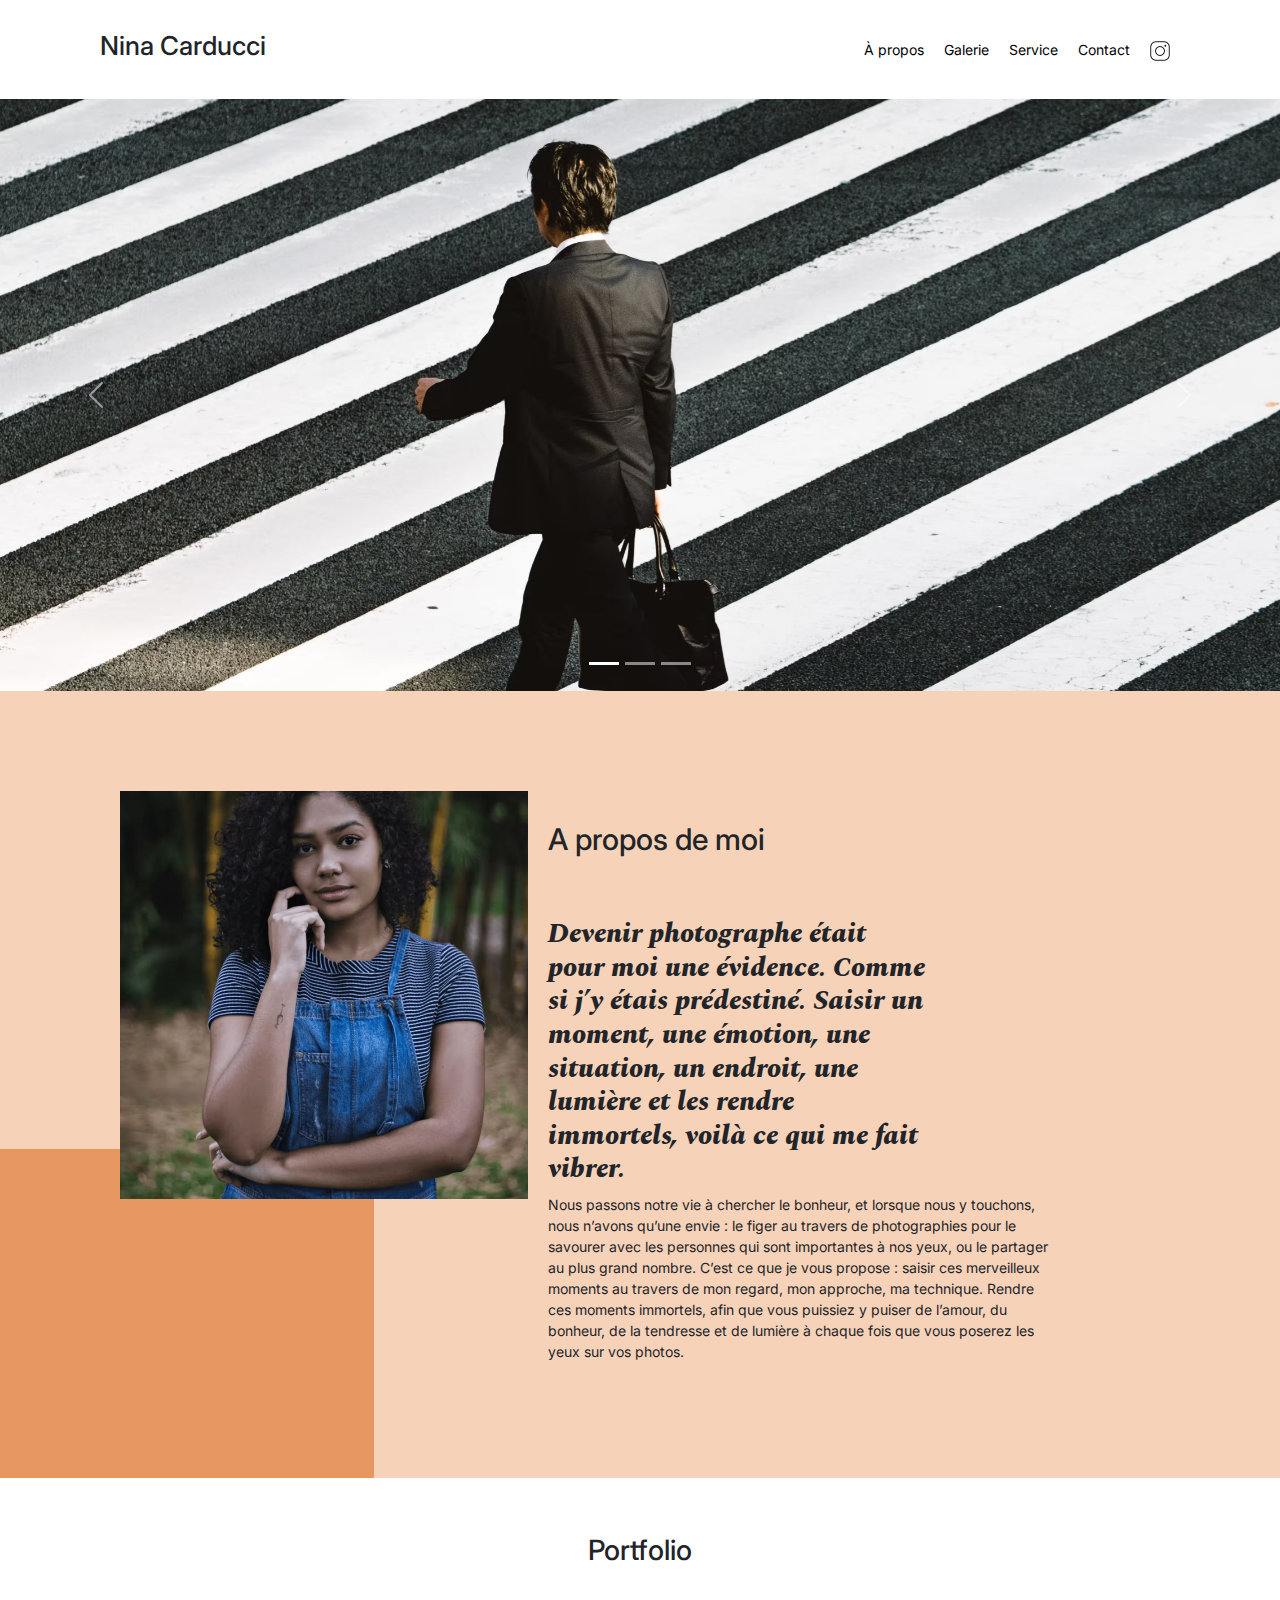
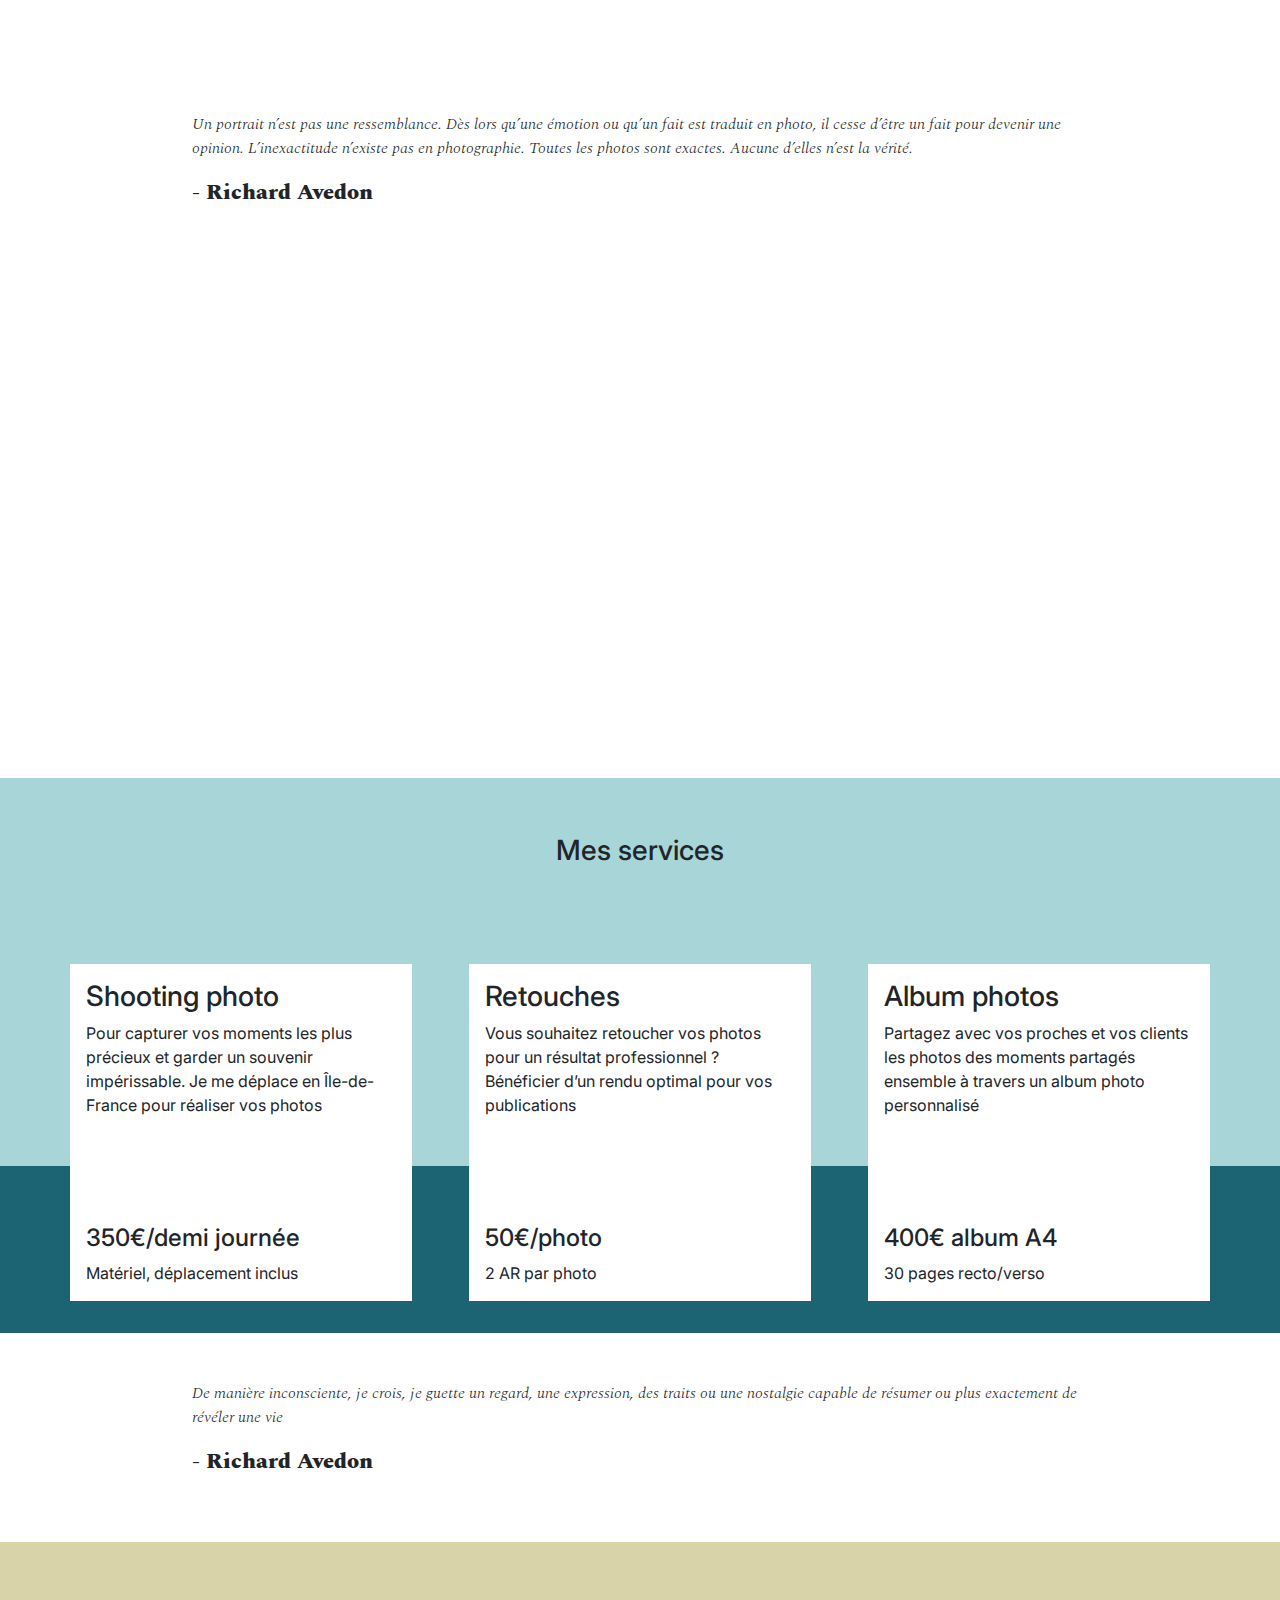
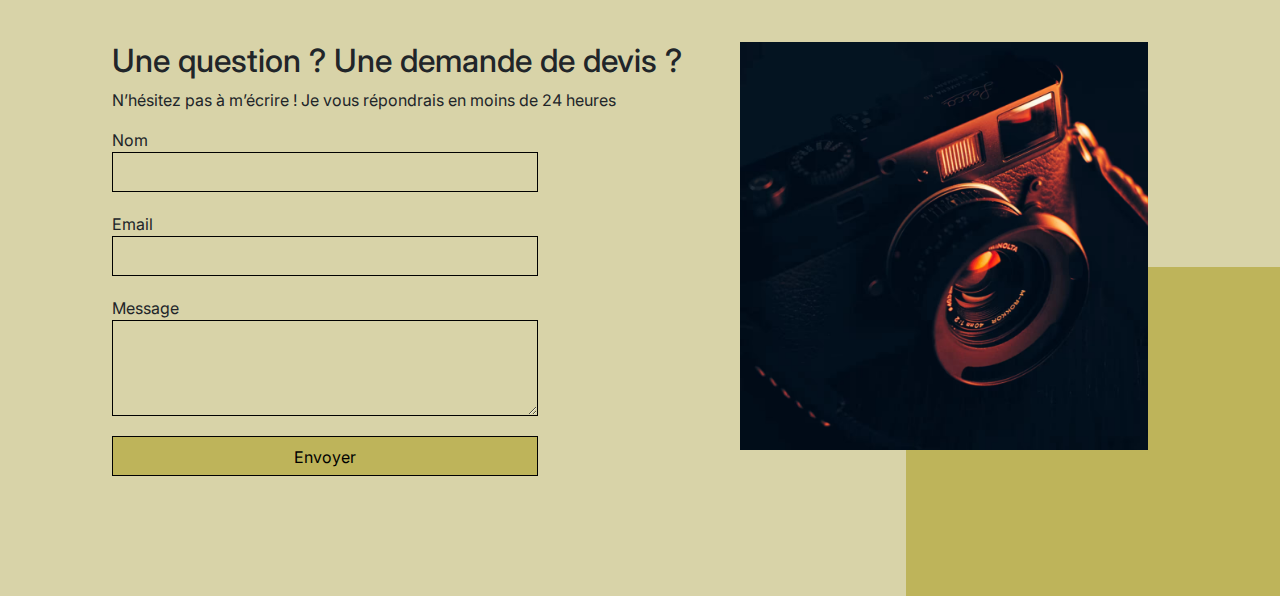
<file: index.html>
<!DOCTYPE html>
<html lang="fr">
<head>

	<!-- Title -->
	<title>Nina Carducci</title>

	<!-- Meta -->
	<meta name="description" content="Portfolio de Nina Carducci, photographe qui propose ses services">
	<meta name="viewport" content="width=device-width, initial-scale=1.0">
	<meta charset="UTF-8">

<!-- Balises OpenGraph pour Facebook -->
    <meta property="og:title" content="Portfolio de Nina Carducci" />
    <meta property="og:description" content="Le portfolio de Nina Carducci montre les projets de cette photographe avec possibilité de prise de contact pour des photos." />
    <meta property="og:image" content="https://leogamelin.github.io/nina-carducci.portfolio/" />
    <meta property="og:url" content="https://leogamelin.github.io/nina-carducci.portfolio/" />

<!-- Balises Twitter Cards -->
    <meta name="twitter:card" content="summary_large_image" />
    <meta name="twitter:title" content="Portfolio de Nina Carducci" />
    <meta name="twitter:description" content="Le portfolio de Nina Carducci montre les projets de cette photographe avec possibilité de prise de contact pour des photos." />
    <meta name="twitter:image" content="https://leogamelin.github.io/nina-carducci.portfolio/" />
    <meta name="twitter:site" content="@MNinaCarducciPortfolio" />

	<!-- Données Structurées Schema.org -->
	<script type="application/ld+json">
	{
		"@context": "https://schema.org",
		"@type": "Photograph",
		"name": "Nina Carducci",
		"url": "https://leogamelin.github.io/nina-carducci.portfolio/",
		"sameAs": "https://www.instagram.com/ninacarducci.photo/?hl=fr",
		"jobTitle": "Photographe",
		"image": "https://leogamelin.github.io/nina-carducci.portfolio/nina.avif",
		"description": "Portfolio de Nina Carducci, photographe qui propose ses services",
		"address": {
			"@type": "PostalAddress",
			"streetAddress": "68 avenue Alsace-Lorraine",
			"addressLocality": "Bordeaux",
			"postalCode": "33200",
			"addressCountry" : "France"
		},
		"telephone": "+33556677889",
		"contactPoint": {
			"@type": "ContactPoint",
			"telephone": "+33556677889",
			"contactType": "customer service",
			"hoursAvailable": {
				"@type": "OpeningHoursSpecification",
				"dayOfWeek": [
					"Monday",
					"Tuesday",
					"Wednesday",
					"Thursday",
					"Friday"
				],
				"opens": "10:00",
				"closes": "19:00"
			}
		}
	}
	</script>

	<!-- Link -->
	<link rel="stylesheet" href="./assets/bootstrap/bootstrap.css">
	<link rel="stylesheet" href="./assets/style.css">
	<link rel="preconnect" href="https://fonts.googleapis.com">
	<link rel="preconnect" href="https://fonts.gstatic.com" crossorigin>
	<link href="https://fonts.googleapis.com/css2?family=Inter&family=Spectral:ital,wght@0,400;1,300;1,400;1,800&display=swap" rel="stylesheet">
</head>
<body>
<div class="top-header">
	<h1 class="name">Nina Carducci</h1>
	<div class="nav">   
		<ul>
			<li><a href="#about">À propos</a></li>
			<li><a href="#gallery">Galerie</a></li>
			<li><a href="#services">Service</a></li>
			<li><a href="#contact">Contact</a></li>
			<li><a class="social-link" href="https://www.instagram.com/ninacarducci.photo/?hl=fr" target="_blank"><img src="./assets/img/instagram.png" alt="Nina Carducci sur Instagram"></a></li>
		</ul>
	</div>
</div>
<div id="header">

	<div id="carouselExampleIndicators" class="carousel slide" data-bs-ride="carousel">
		<div class="carousel-indicators">
			<button type="button" data-bs-target="#carouselExampleIndicators" data-bs-slide-to="0" class="active" aria-current="true" aria-label="Slide 1"></button>
			<button type="button" data-bs-target="#carouselExampleIndicators" data-bs-slide-to="1" aria-label="Slide 2"></button>
			<button type="button" data-bs-target="#carouselExampleIndicators" data-bs-slide-to="2" aria-label="Slide 3"></button>
		</div>
		<div class="carousel-inner">
			<div class="carousel-item active">
				<img src="./assets/img/slider/ryoji-iwata-wUZjnOv7t0g-unsplash.avif" class="d-block w-100" alt="...">
			</div>
			<div class="carousel-item">
				<img src="./assets/img/slider/nicholas-green-nPz8akkUmDI-unsplash.avif" class="d-block w-100" alt="...">
			</div>
			<div class="carousel-item">
				<img src="./assets/img/slider/JPGedward-cisneros-3_h6-1NPDGw-unsplash.avif" class="d-block w-100" alt="...">
			</div>
		</div>
		<button class="carousel-control-prev" type="button" data-bs-target="#carouselExampleIndicators" data-bs-slide="prev">
			<span class="carousel-control-prev-icon" aria-hidden="true"></span>
			<span class="visually-hidden">Previous</span>
		</button>
		<button class="carousel-control-next" type="button" data-bs-target="#carouselExampleIndicators" data-bs-slide="next">
			<span class="carousel-control-next-icon" aria-hidden="true"></span>
			<span class="visually-hidden">Next</span>
		</button>
	</div>
</div>
<div id="about">
	<div class="picture left">
		<img src="./assets/img/nina.avif" alt="Photo de Nina">
	</div>
	<div id="about-me">
		<h2 class="about-me__title">A propos de moi</h2>
		<h3 class="about-me__introduction">Devenir photographe était pour moi une évidence. Comme si j’y étais prédestiné. Saisir un moment, une émotion, une situation, un endroit, une lumière et les rendre immortels, voilà ce qui me fait vibrer.</h3>
		<p>Nous passons notre vie à chercher le bonheur, et lorsque nous y touchons, nous n’avons qu’une envie : le figer au travers de photographies pour le savourer avec les personnes qui sont importantes à nos yeux, ou le partager au plus grand nombre.
			C’est ce que je vous propose : saisir ces merveilleux moments au travers de mon regard, mon approche, ma technique. Rendre ces moments immortels, afin que vous puissiez y puiser de l’amour, du bonheur, de la tendresse et de lumière à chaque fois que vous poserez les yeux sur vos photos.</p>
	</div>
</div>
<div id="gallery">
	<h3 class="title">Portfolio</h3>
	<div class="container py-3">
		<div class="gallery" style="display: none">
			<img data-gallery-tag="Concert" class="gallery-item" src="assets/img/gallery/concerts/aaron-paul-wnX-fXzB6Cw-unsplash.avif" alt="Photo du concert de Aaron Paul" >
			<img data-gallery-tag="Entreprises" class="gallery-item" src="./assets/img/gallery/entreprise/ali-morshedlou-WMD64tMfc4k-unsplash.avif" alt="Photo de Ali Morshedlou"/>
			<img data-gallery-tag="Entreprises" class="gallery-item" src="./assets/img/gallery/entreprise/jason-goodman-tHO1_OuKbg0-unsplash.avif" alt="Photo de Jason Goodman"/>
			<img data-gallery-tag="Mariages" class="gallery-item" src="./assets/img/gallery/mariage/hannah-busing-RvF2R_qMpRk-unsplash.avif" alt="Photo d'un mariage"/>
			<img data-gallery-tag="Portrait" class="gallery-item" src="./assets/img/gallery/portraits/ade-tunji-rVkhWWZFAtQ-unsplash.avif" alt="Portrait de Ade Tunji"/>
			<img data-gallery-tag="Mariages" class="gallery-item" src="./assets/img/gallery/mariage/jakob-owens-SiniLJkXhMc-unsplash.avif" alt="Photo Jakob Owens présente à un mariage"/>
			<img data-gallery-tag="Portrait" class="gallery-item" src="./assets/img/gallery/portraits/nino-van-prattenburg--443cl1uR_8-unsplash.avif" alt="Portrait de Nino Van Prattenburg"/>
			<img data-gallery-tag="Concert" class="gallery-item" src="./assets/img/gallery/concerts/austin-neill-hgO1wFPXl3I-unsplash.avif" alt="Photo d'un concert"/>
			<img data-gallery-tag="Entreprises" class="gallery-item" src="./assets/img/gallery/entreprise/mateus-campos-felipe-Fsgzm8N0hIY-unsplash.avif" alt="Photo de Mateus Campos Felipe"/>
		</div>
	</div>
	<div class="quote">
		<figure>
			<blockquote>
				<p class="quote__text">Un portrait n’est pas une ressemblance. Dès lors qu’une émotion ou qu’un fait est traduit en photo, il cesse d’être un fait pour devenir une opinion. L’inexactitude n’existe pas en photographie. Toutes les photos sont exactes. Aucune d’elles n’est la vérité.</p>
			</blockquote>
			<figcaption class="quote__author">- Richard Avedon</figcaption>
		</figure>
	</div>
</div>
<div id="services">
	<h3 class="title">Mes services</h3>
	<div class="container">
		<div class="service">
			<div class="service__description">
				<h3>Shooting photo</h3>
				<p>Pour capturer vos moments les plus précieux et garder un souvenir impérissable. Je me déplace en Île-de-France pour réaliser vos photos</p>
			</div>
			<div class="service__price">
				<h4>350€/demi journée</h4>
				<span>Matériel, déplacement inclus</span>
			</div>

		</div>
		<div class="service">
			<div class="service__description">
				<h3>Retouches</h3>
				<p>Vous souhaitez retoucher vos photos pour un résultat professionnel ? Bénéficier d’un rendu optimal pour vos publications</p>
			</div>
			<div class="service__price">
				<h4>50€/photo</h4>
				<span>2 AR par photo</span>
			</div>
		</div>
		<div class="service">
			<div class="service__description">
				<h3>Album photos</h3>
				<p>Partagez avec vos proches et vos clients les photos des moments partagés ensemble à travers un album photo personnalisé</p>
			</div>
			<div class="service__price">
				<h4>400€ album A4</h4>
				<span>30 pages recto/verso</span>
			</div>
		</div>
	</div>
</div>
<div class="quote">
	<figure>
		<blockquote>
			<p class="quote__text">De manière inconsciente, je crois, je guette un regard, une expression, des traits ou une nostalgie capable de résumer ou plus exactement de révéler une vie</p>
		</blockquote>
		<figcaption class="quote__author">- Richard Avedon</figcaption>
	</figure>
</div>
<div id="contact">
	<div class="container">
		<div class="form-container">
			<h2>Une question ? Une demande de devis ?</h2>
			<p> N’hésitez pas à m’écrire ! Je vous répondrais en moins de 24 heures</p>
			<form action="#" method="post">
				<label for="nom">Nom</label>
				<input type="text" name="nom" id="nom">
				<label for="email">Email</label>
				<input type="email" name="email" id="email">
				<label for="message">Message</label>
				<textarea name="message" id="message" cols="30" rows="10"></textarea>
				<input type="submit" value="Envoyer"/>
			</form>
		</div>
		<div class="picture right">
			<img src="./assets/img/camera.avif" alt="Photo d'une camera">
		</div>
	</div>
</div>

	<!-- Audit Rich Snippet -->

<div class="contact-snippet invisible" itemscope @type="https://schema.org/Photograph">
	<div itemscope itemtype="https://schema.org/Service">
		<h5><span itemprop="name">Nina Carducci</span></h5>
		<div itemscope itemtype="https://schema.org/LocalBusiness">
			<span itemprop="name" style="display: none;">Nina Carducci</span><br>
			<span itemprop="streetAddress">68 Avenue Alsace-Lorraine</span><br>
			<span itemprop="addressLocality">Bordeaux</span><br>
			<span itemprop="postalCode">33200</span><br>
			<span itemprop="addressCountry">France</span><br>
			<span itemprop="telephone">05 56 67 78 89</span><br>
			<span itemprop="priceRange" style="display: none;">50€-400€</span>
		</div>
	</div>
	<div itemprop="OpeningHoursSpecification" itemscope itemtype="https://schema.org/OpeningHoursSpecification">
		<div>
			Jours d'ouverture : 
			<ul>
				<li itemprop="dayOfWeek" content="Monday">Lundi</li>
				<li itemprop="dayOfWeek" content="Tuesday">Mardi</li>
				<li itemprop="dayOfWeek" content="Wednesday">Mercredi</li>
				<li itemprop="dayOfWeek" content="Thursday">Jeudi</li>
				<li itemprop="dayOfWeek" content="Friday">Vendredi</li>
			</ul>
			De <span itemprop="opens" content="10:00">10:00</span> à <span itemprop="closes" content="19:00">19:00</span>
		</div>
	</div>
</div>

	<!-- Script -->

	<script src="./assets/bootstrap/bootstrap.bundle.js"></script>
	<script src="https://code.jquery.com/jquery-3.4.1.min.js" integrity="sha256-CSXorXvZcTkaix6Yvo6HppcZGetbYMGWSFlBw8HfCJo=" crossorigin="anonymous"></script>
	<script src="./assets/maugallery.js"></script>
	<script src="./assets/scripts.js"></script>

</body>
</html>
</file>
<file: assets/style.css>
body {
	max-width: 1920px;
	margin: auto;
}
* {
	font-family: 'Inter';
	font-style: normal;
}
.top-header {
	background-color: white;
	position: sticky;
	top:0;
	z-index: 1000;
	display: flex;
	justify-content: space-between;
	padding-inline: 100px;
	padding-block: 30px;
	align-items: center;
}

.top-header .name {
	font-size: 26px;
}

.nav ul {
	display: flex;
	list-style-type: none;
	font-size: 14px;
	margin-bottom: 0;
}

.nav li {
	padding-inline: 10px;
}

.nav a {
	text-decoration: none;
	color: #000
}

.social-link img {
	width: 20px;
	height: 20px;
}

.active img{
	width: 1200px;
	height: auto;
}

#about {
	display: flex;
	background-color: #F6D2B8;
	padding-inline: 100px;
	padding-block: 100px;
	position: relative;
}

.picture.left::before {
	content: ' ';
	background-color: #E5975F;
	width: 374px;
	height: 329px;
	position: absolute;
	bottom: 0;
	left: 0;
	z-index: -1;
}

.picture {
	flex: 1;
	margin: 0 20px;
	z-index: 0;
}

.picture img {
	width: 408px;
	height: 408px;
}
#about-me {
	flex: 2
}
.about-me__title {
	margin-top: 1em;
	margin-bottom: 60px;
	font-size: 30px;
}
.about-me__introduction {
	font-family: 'Spectral';
	font-weight: 800;
	font-style: italic;
	width: 60%;
}
#about-me p {
	width: 80%;
	font-size: 14px;
}

#gallery {
	min-height: 100vh;
}

.title{
	text-align: center;
	padding-block: 2em;
}
.gallery .nav {
	justify-content: center;
}
.nav-pills .nav-link.active, .nav-pills .show > .nav-link {
	color: #fff;
	background-color: #5E5926;
	border-radius:0 ;
}
.nav-pills .nav-link {
	color: #000
}

.social-link{
	width: 20px;
	height: 20px;
}

.item-column {
	margin: auto;
	width: 440px;
	height: 440px;
	margin-bottom: 0 !important;
	padding: 0;
}
.item-column::after{
	content: "";
	display: block;
	padding-bottom: 100%;

}

.gallery-item {
	width: 420px;
	height: 420px;
	object-fit: cover;
	padding: .5em;
}

.mg-prev, .mg-next {
	width: 30px;
	height: 30px;
	border-radius: 00%;
	justify-content: center;
	align-items: center;
	display: flex;
	font-size: 24px;
}

.quote {
	font-family: 'Spectral';
	font-style: italic;
	width: 70%;
	margin: auto;
	padding-block: 3em;
}
.quote__text {
	font-family: Spectral;
	font-style: italic;
	font-weight: 300;

}
.quote__author {
	font-family: Spectral;
	font-weight: 800;
	font-size: 22px;
}

#services {
	margin: auto;
	background-color: #A8D5D8 ;
	position: relative;
}
#services .container::before{
	content: ' ';
	background-color: #1C6474;
	position: absolute;
	width: 100%;
	height: 30%;
	bottom: 0;
	left: 0;
	z-index: 0;
}

#services .container {
	justify-content: space-between;
	display: flex;
	padding : 2em 0;
}

.service {
	background-color: white;
	max-width: 390px;
	width: 30%;
	height: 337px;
	padding: 1em;
	display: flex;
	flex-direction: column;
	justify-content: space-between;
	z-index: 1;
}

#contact {
	margin: auto;
	background-color: #D8D3A8 ;
	position: relative;
	padding-inline: 100px;
	padding-block: 100px;
}

#contact .container {
	display: flex;
}
.picture.right::before {
	content: ' ';
	background-color: #BEB45A;
	width: 374px;
	height: 329px;
	position: absolute;
	bottom: 0;
	right: 0;
	z-index: -1;
}

.form-container {
	flex : 2;

}
form {
	display: flex;
	flex-direction: column;
	width: 70%;
	align-items: flex-start;
}

form input {
	width: 100%;
	background-color: transparent;
	border: solid 1px;
	height: 2.5em;
	margin-bottom: 20px;
}

form textarea {
	width: 100%;
	background-color: transparent;
	border: solid 1px;
	height: 5em;
	line-height: 2.5em;
	font-size: 1.2em;
	margin-bottom: 20px;
}
input[type="submit"] {
	background-color: #BEB45A;
	padding: .5em 1em
}

.invisible{
	display: none;
}

@media all and (max-width: 1180px) {
	.picture {
		flex : 2;
	}
	#about, #contact .container {
		align-items: center;
	}
	.about-me__title {
		margin-top: 0;
		margin-bottom: 1em;
	}
	#about-me h6, #about-me p {
		width: 100%;
	}
}

@media all and (max-width: 1000px) {
	#about{
		flex-direction: column;

	}
	.picture {
		width: 50%;
	}
	.picture.left::before {
		width: 100%;
		height: 30%;
		position: absolute;
		bottom: auto;
		top: 0;
		left: 0;
		z-index: -1;
	}
	.about-me__title{
		text-align: center;
		margin-top: 1em;
	}
	#services .container {
		flex-direction: column;
	}
	.service {
		width: 100%;
		max-width: 100%;
		height: auto;
		margin: 2em 0
	}
	.service__description{
		margin-bottom: 1em;
	}

	#services .container::before{
		width: 30%;
		height: 100%;
		bottom: 0;
		right: 0;
		left: auto;
		z-index: 0;
	}

	#contact .container {
		flex-direction: column;
	}
	#contact .picture.right {
		margin-top: 1em;
	}
	.picture.right::before {
		width: 100%;
		height: 30%;
		position: absolute;
		bottom: 0;
		right: 0;
		z-index: -1;
	}
}

@media all and (max-width: 650px) {
	.top-header {
		flex-direction: column;
		padding-inline: 0;
	}
	.top-header .nav, .top-header .nav ul {
		width: 100%;
		padding: 0 0 0 0;
	}
	.top-header .nav li {
		flex: 1;
		padding-block: 1em;
		text-align: center;
	}
	.picture.left::before, .picture.right::before {
		height: 150px;
	}
	#services .container {
		align-items: center;
	}
	.service {
		max-width: 90%;
	}
	#about, #contact {
		padding-inline: 2em;
		padding-block: 2em;
	}
	form {
		width: 100%;
	}
	.picture {
		width: 80%;
	}
}

@media all and (max-width: 450px) {
	.item-column {
		margin: auto;
		width: 420px;
		height: 420px;
		margin-bottom: 0 !important;
		padding: 0;
	}
}
</file>
